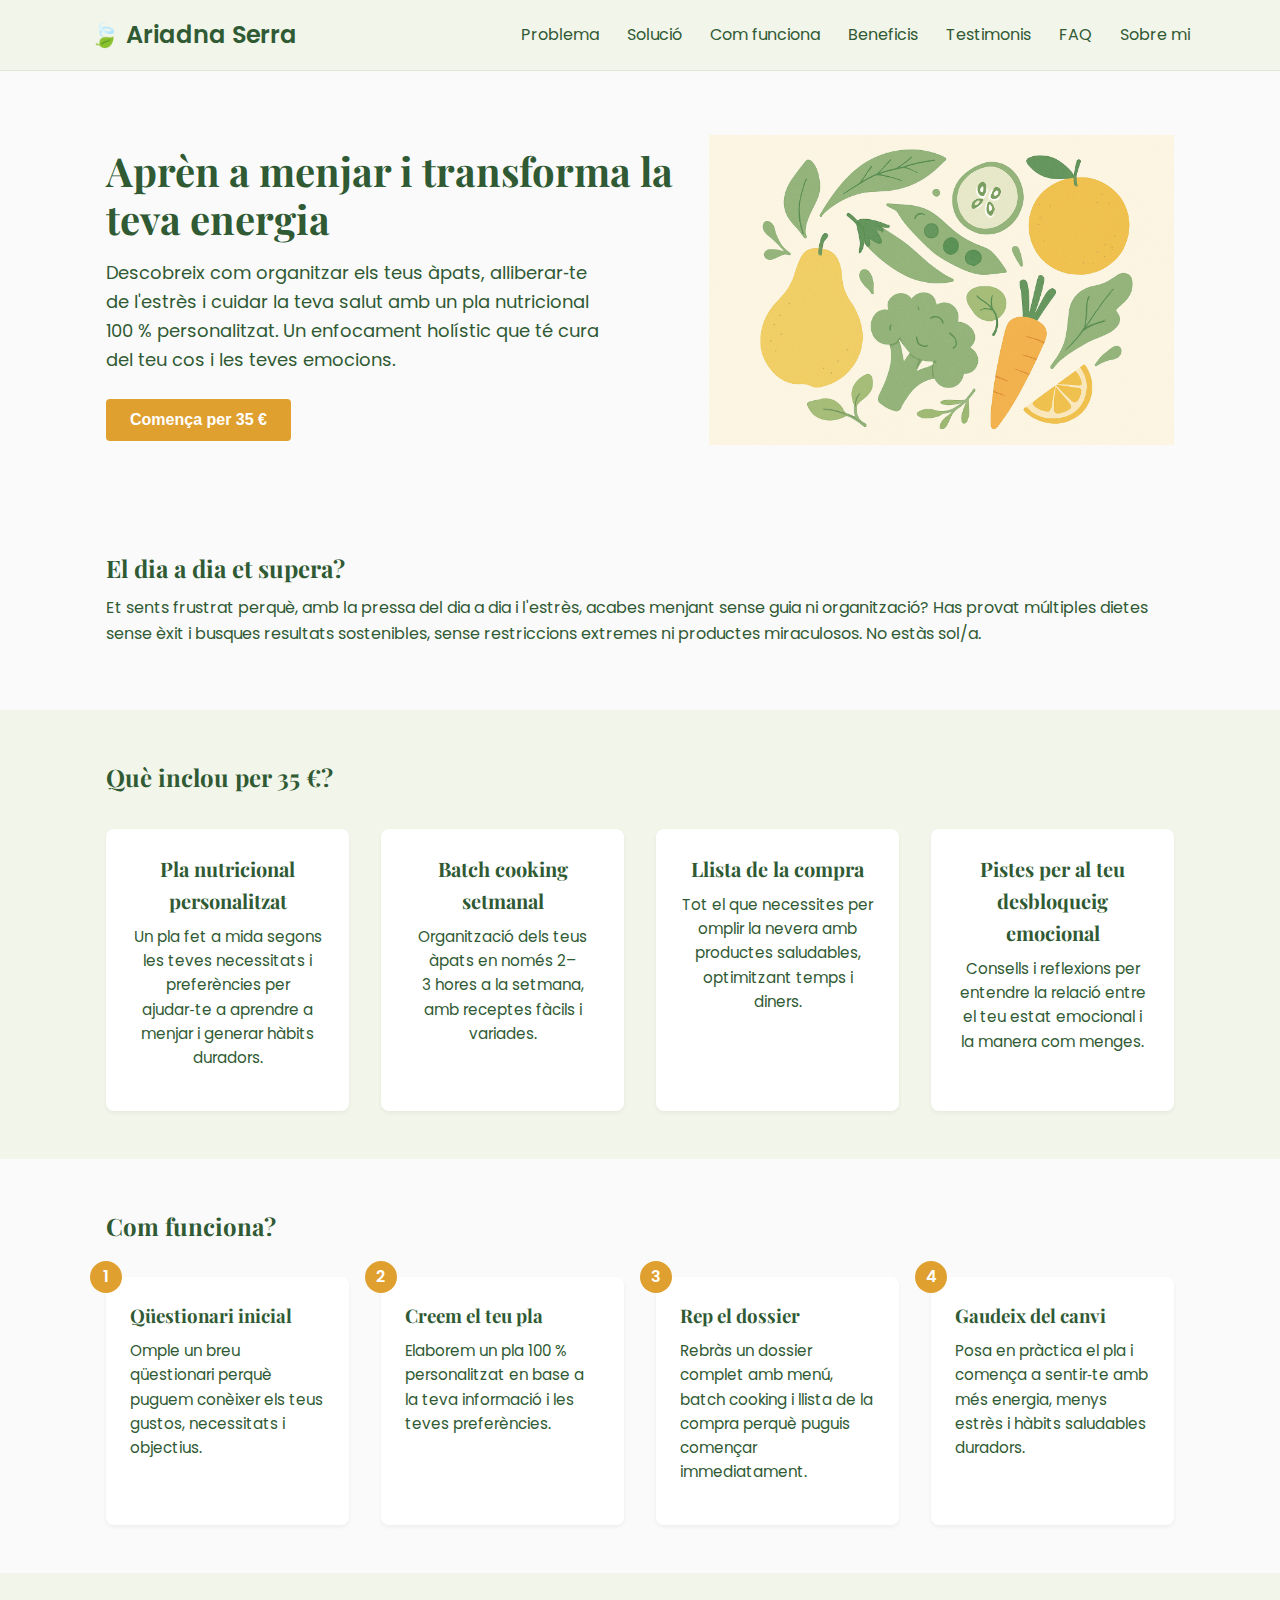
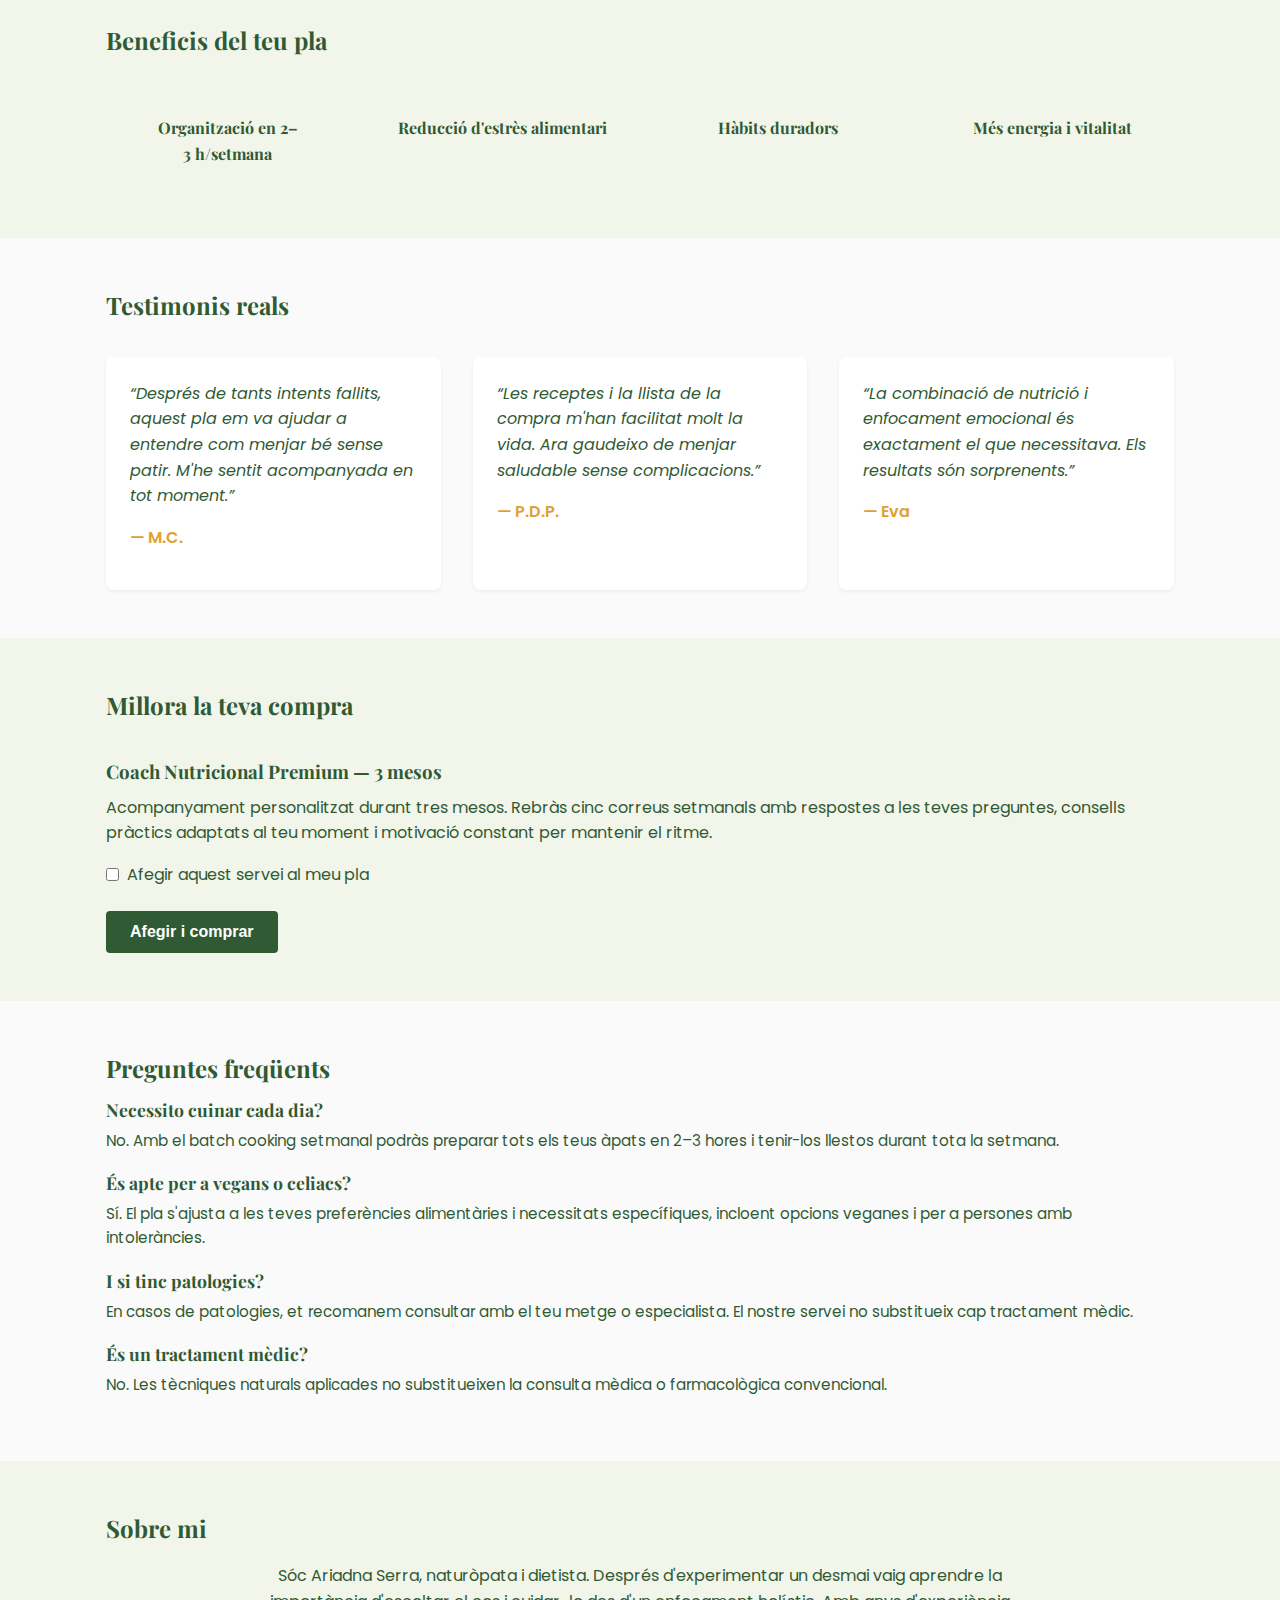
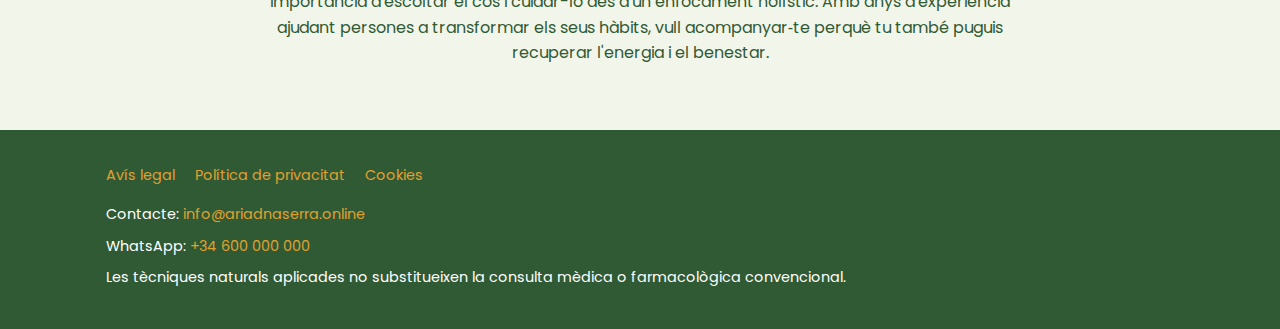
<file: index.html>
<!DOCTYPE html>
<html lang="ca">
<head>
  <meta charset="UTF-8" />
  <meta name="viewport" content="width=device-width, initial-scale=1.0" />
  <title>Aprèn a menjar | Pla nutricional personalitzat per 35&nbsp;€</title>
  <meta name="description" content="Descobreix com organitzar els teus àpats, cuidar la teva salut i desbloquejar emocions amb el pla 100&nbsp;% personalitzat d'Ariadna&nbsp;Serra per només 35&nbsp;€. Aprèn a menjar d'una manera sostenible i crea nous hàbits saludables." />
  <!-- Google Fonts -->
  <link href="https://fonts.googleapis.com/css2?family=Poppins:wght@300;400;600&family=Playfair+Display:wght@400;700&display=swap" rel="stylesheet">
  <!-- Font Awesome for icons -->
  <link rel="stylesheet" href="https://cdnjs.cloudflare.com/ajax/libs/font-awesome/6.4.0/css/all.min.css" integrity="sha512-gHK30eiJzszqQVf9HZsyA61TYycHdvbxE1zHOtMfM8+fINM3qIktjrbp/YRHDGFVXeyN7I9JZcKQtxiHYzjERw==" crossorigin="anonymous" referrerpolicy="no-referrer" />
  <link rel="stylesheet" href="style.css" />
</head>
<body>
  <!-- Navigation -->
  <header class="navbar">
    <div class="container">
      <a href="#" class="logo">
        <span class="logo-symbol">🍃</span>
        <span class="logo-text">Ariadna&nbsp;Serra</span>
      </a>
      <nav class="nav-links">
        <a href="#problema">Problema</a>
        <a href="#solucio">Solució</a>
        <a href="#com-funciona">Com funciona</a>
        <a href="#beneficis">Beneficis</a>
        <a href="#testimonis">Testimonis</a>
        <a href="#faqs">FAQ</a>
        <a href="#sobre-mi">Sobre mi</a>
      </nav>
    </div>
  </header>

  <!-- Hero Section -->
  <section class="hero">
    <div class="container hero-content">
      <div class="hero-text">
        <h1>Aprèn a menjar i transforma la teva energia</h1>
        <p>Descobreix com organitzar els teus àpats, alliberar‑te de l'estrès i cuidar la teva salut amb un pla nutricional 100&nbsp;% personalitzat. Un enfocament holístic que té cura del teu cos i les teves emocions.</p>
        <button id="checkout-button" class="btn btn-primary">Comença per 35&nbsp;€</button>
      </div>
      <div class="hero-image">
        <img src="./images/hero-illustration.png" alt="Fruita i verdures en colors pastel" />
      </div>
    </div>
  </section>

  <!-- Problema Section -->
  <section id="problema" class="section light">
    <div class="container">
      <h2>El dia a dia et supera?</h2>
      <p class="intro">Et sents frustrat perquè, amb la pressa del dia a dia i l'estrès, acabes menjant sense guia ni organització? Has provat múltiples dietes sense èxit i busques resultats sostenibles, sense restriccions extremes ni productes miraculosos. No estàs sol/a.</p>
    </div>
  </section>

  <!-- Solució Section -->
  <section id="solucio" class="section dark">
    <div class="container">
      <h2>Què inclou per 35&nbsp;€?</h2>
      <div class="features">
        <div class="feature-item">
          <i class="fa-solid fa-seedling"></i>
          <h3>Pla nutricional personalitzat</h3>
          <p>Un pla fet a mida segons les teves necessitats i preferències per ajudar‑te a aprendre a menjar i generar hàbits duradors.</p>
        </div>
        <div class="feature-item">
          <i class="fa-solid fa-utensils"></i>
          <h3>Batch cooking setmanal</h3>
          <p>Organització dels teus àpats en només 2–3&nbsp;hores a la setmana, amb receptes fàcils i variades.</p>
        </div>
        <div class="feature-item">
          <i class="fa-solid fa-shopping-basket"></i>
          <h3>Llista de la compra</h3>
          <p>Tot el que necessites per omplir la nevera amb productes saludables, optimitzant temps i diners.</p>
        </div>
        <div class="feature-item">
          <i class="fa-solid fa-heart"></i>
          <h3>Pistes per al teu desbloqueig emocional</h3>
          <p>Consells i reflexions per entendre la relació entre el teu estat emocional i la manera com menges.</p>
        </div>
      </div>
    </div>
  </section>

  <!-- Com funciona Section -->
  <section id="com-funciona" class="section light">
    <div class="container">
      <h2>Com funciona?</h2>
      <div class="steps">
        <div class="step">
          <span class="step-number">1</span>
          <h3>Qüestionari inicial</h3>
          <p>Omple un breu qüestionari perquè puguem conèixer els teus gustos, necessitats i objectius.</p>
        </div>
        <div class="step">
          <span class="step-number">2</span>
          <h3>Creem el teu pla</h3>
          <p>Elaborem un pla 100&nbsp;% personalitzat en base a la teva informació i les teves preferències.</p>
        </div>
        <div class="step">
          <span class="step-number">3</span>
          <h3>Rep el dossier</h3>
          <p>Rebràs un dossier complet amb menú, batch cooking i llista de la compra perquè puguis començar immediatament.</p>
        </div>
        <div class="step">
          <span class="step-number">4</span>
          <h3>Gaudeix del canvi</h3>
          <p>Posa en pràctica el pla i comença a sentir‑te amb més energia, menys estrès i hàbits saludables duradors.</p>
        </div>
      </div>
    </div>
  </section>

  <!-- Beneficis Section -->
  <section id="beneficis" class="section dark">
    <div class="container">
      <h2>Beneficis del teu pla</h2>
      <div class="benefits">
        <div class="benefit-item">
          <i class="fa-solid fa-clock"></i>
          <h3>Organització en 2–3&nbsp;h/setmana</h3>
        </div>
        <div class="benefit-item">
          <i class="fa-solid fa-smile"></i>
          <h3>Reducció d'estrès alimentari</h3>
        </div>
        <div class="benefit-item">
          <i class="fa-solid fa-seedling"></i>
          <h3>Hàbits duradors</h3>
        </div>
        <div class="benefit-item">
          <i class="fa-solid fa-bolt"></i>
          <h3>Més energia i vitalitat</h3>
        </div>
      </div>
    </div>
  </section>

  <!-- Testimonis Section -->
  <section id="testimonis" class="section light">
    <div class="container">
      <h2>Testimonis reals</h2>
      <div class="testimonials">
        <div class="testimonial">
          <p class="quote">“Després de tants intents fallits, aquest pla em va ajudar a entendre com menjar bé sense patir. M'he sentit acompanyada en tot moment.”</p>
          <p class="author">— M.C.</p>
        </div>
        <div class="testimonial">
          <p class="quote">“Les receptes i la llista de la compra m'han facilitat molt la vida. Ara gaudeixo de menjar saludable sense complicacions.”</p>
          <p class="author">— P.D.P.</p>
        </div>
        <div class="testimonial">
          <p class="quote">“La combinació de nutrició i enfocament emocional és exactament el que necessitava. Els resultats són sorprenents.”</p>
          <p class="author">— Eva</p>
        </div>
      </div>
    </div>
  </section>

  <!-- Upsell Section -->
  <section id="upsell" class="section dark">
    <div class="container">
      <h2>Millora la teva compra</h2>
      <div class="upsell-content">
        <div class="upsell-text">
          <h3>Coach Nutricional Premium — 3 mesos</h3>
          <p>Acompanyament personalitzat durant tres mesos. Rebràs cinc correus setmanals amb respostes a les teves preguntes, consells pràctics adaptats al teu moment i motivació constant per mantenir el ritme.</p>
          <label class="checkbox">
            <input type="checkbox" id="add-coach" /> Afegir aquest servei al meu pla
          </label>
        </div>
        <div class="upsell-action">
          <button id="checkout-button-coach" class="btn btn-secondary">Afegir i comprar</button>
        </div>
      </div>
    </div>
  </section>

  <!-- FAQ Section -->
  <section id="faqs" class="section light">
    <div class="container">
      <h2>Preguntes freqüents</h2>
      <div class="faq-item">
        <h3>Necessito cuinar cada dia?</h3>
        <p>No. Amb el batch cooking setmanal podràs preparar tots els teus àpats en 2–3 hores i tenir-los llestos durant tota la setmana.</p>
      </div>
      <div class="faq-item">
        <h3>És apte per a vegans o celiacs?</h3>
        <p>Sí. El pla s'ajusta a les teves preferències alimentàries i necessitats específiques, incloent opcions veganes i per a persones amb intoleràncies.</p>
      </div>
      <div class="faq-item">
        <h3>I si tinc patologies?</h3>
        <p>En casos de patologies, et recomanem consultar amb el teu metge o especialista. El nostre servei no substitueix cap tractament mèdic.</p>
      </div>
      <div class="faq-item">
        <h3>És un tractament mèdic?</h3>
        <p>No. Les tècniques naturals aplicades no substitueixen la consulta mèdica o farmacològica convencional.</p>
      </div>
    </div>
  </section>

  <!-- Sobre mi Section -->
  <section id="sobre-mi" class="section dark about">
    <div class="container">
      <h2>Sobre mi</h2>
      <p>Sóc Ariadna&nbsp;Serra, naturòpata i dietista. Després d'experimentar un desmai vaig aprendre la importància d'escoltar el cos i cuidar-lo des d'un enfocament holístic. Amb anys d'experiència ajudant persones a transformar els seus hàbits, vull acompanyar‑te perquè tu també puguis recuperar l'energia i el benestar.</p>
    </div>
  </section>

  <!-- Footer -->
  <footer class="footer">
    <div class="container">
      <div class="footer-links">
        <a href="#">Avís legal</a>
        <a href="#">Política de privacitat</a>
        <a href="#">Cookies</a>
      </div>
      <div class="contact-info">
        <p>Contacte: <a href="mailto:info@ariadnaserra.online">info@ariadnaserra.online</a></p>
        <p>WhatsApp: <a href="https://wa.me/34600000000" target="_blank">+34&nbsp;600&nbsp;000&nbsp;000</a></p>
      </div>
      <div class="disclaimer">
        <p>Les tècniques naturals aplicades no substitueixen la consulta mèdica o farmacològica convencional.</p>
      </div>
    </div>
  </footer>

  <!-- Stripe JS -->
  <script src="https://js.stripe.com/v3/"></script>
  <script src="script.js"></script>
</body>
</html>
</file>
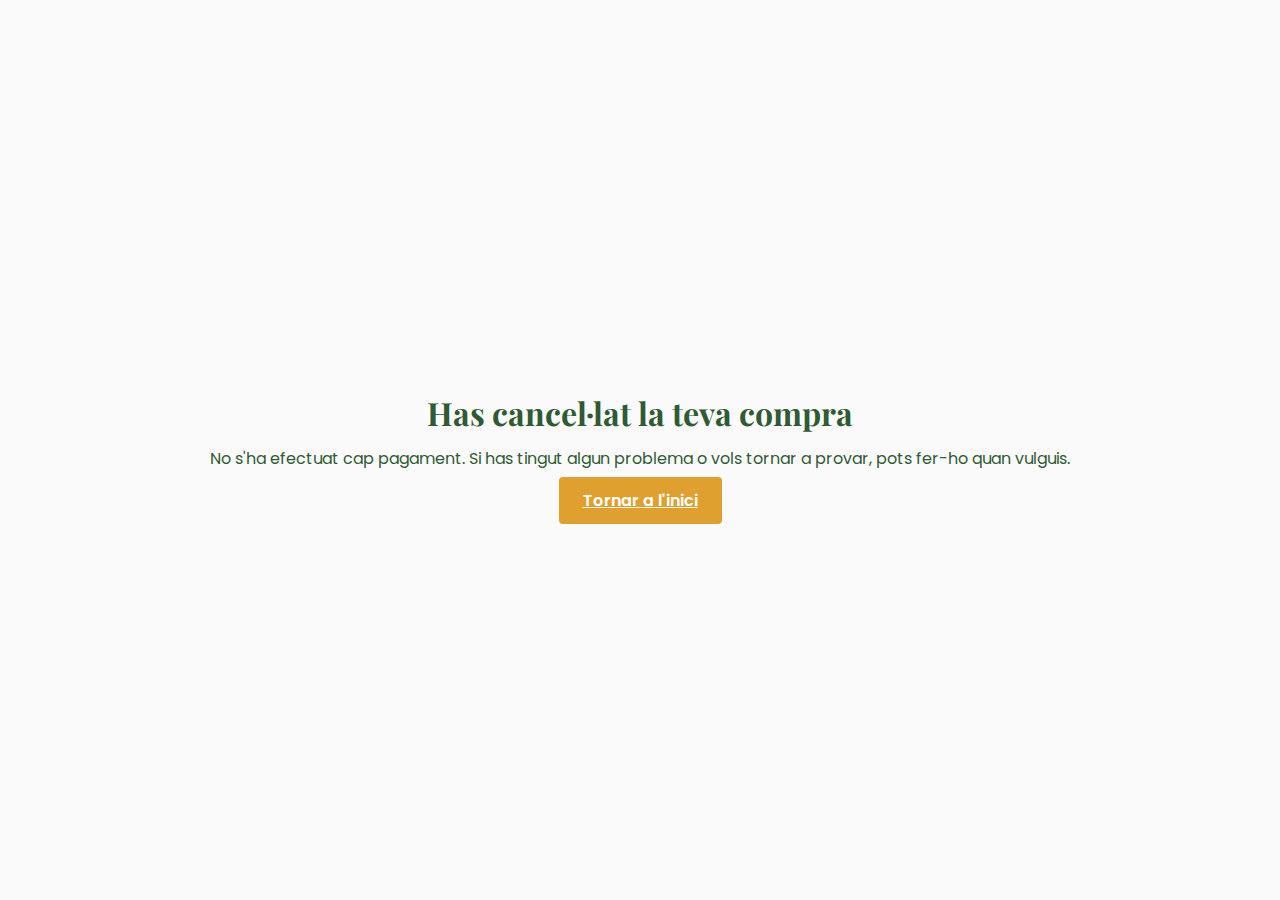
<file: cancel.html>
<!DOCTYPE html>
<html lang="ca">
<head>
  <meta charset="UTF-8" />
  <meta name="viewport" content="width=device-width, initial-scale=1.0" />
  <title>Compra cancel·lada | Ariadna Serra</title>
  <link href="https://fonts.googleapis.com/css2?family=Poppins:wght@300;400;600&family=Playfair+Display:wght@400;700&display=swap" rel="stylesheet">
  <link rel="stylesheet" href="style.css" />
</head>
<body>
  <section class="section light" style="min-height: 100vh; display: flex; align-items: center;">
    <div class="container" style="text-align: center;">
      <h1>Has cancel·lat la teva compra</h1>
      <p>No s'ha efectuat cap pagament. Si has tingut algun problema o vols tornar a provar, pots fer-ho quan vulguis.</p>
      <a href="index.html" class="btn btn-primary">Tornar a l'inici</a>
    </div>
  </section>
</body>
</html>
</file>
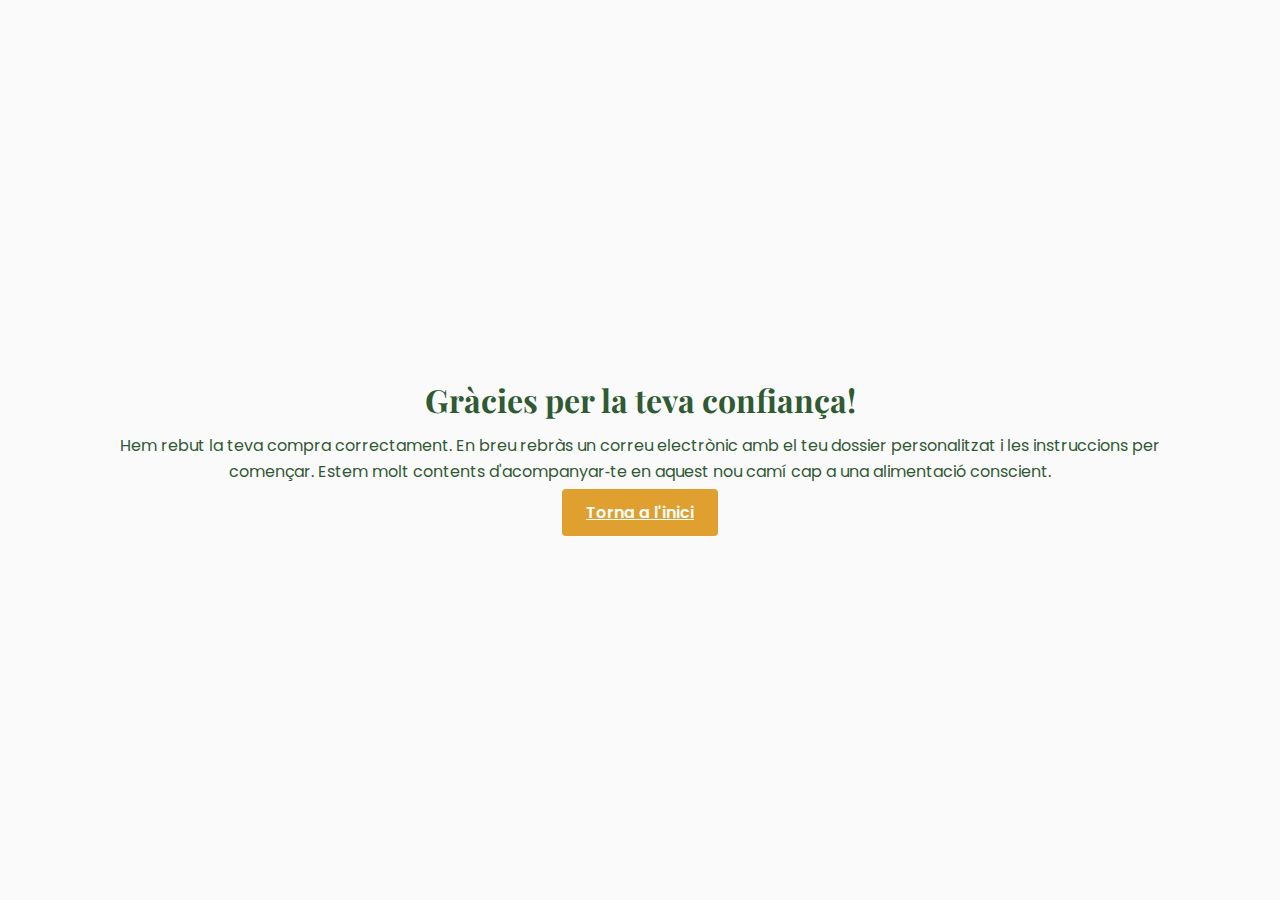
<file: success.html>
<!DOCTYPE html>
<html lang="ca">
<head>
  <meta charset="UTF-8" />
  <meta name="viewport" content="width=device-width, initial-scale=1.0" />
  <title>Compra realitzada | Ariadna Serra</title>
  <link href="https://fonts.googleapis.com/css2?family=Poppins:wght@300;400;600&family=Playfair+Display:wght@400;700&display=swap" rel="stylesheet">
  <link rel="stylesheet" href="style.css" />
</head>
<body>
  <section class="section light" style="min-height: 100vh; display: flex; align-items: center;">
    <div class="container" style="text-align: center;">
      <h1>Gràcies per la teva confiança!</h1>
      <p>Hem rebut la teva compra correctament. En breu rebràs un correu electrònic amb el teu dossier personalitzat i les instruccions per començar. Estem molt contents d'acompanyar‑te en aquest nou camí cap a una alimentació conscient.</p>
      <a href="index.html" class="btn btn-primary">Torna a l'inici</a>
    </div>
  </section>
</body>
</html>
</file>
<file: style.css>
/*
  Estil principal per a la landing d'Ariadna Serra.
  Colors i tipografies inspirats en el branding original.
*/

:root {
  --color-bg: #f2f5e9;
  --color-dark: #305a34;
  --color-accent: #e0a030;
  --color-light: #ffffff;
  --color-muted: #fafafa;
  --max-width: 1100px;
}

* {
  box-sizing: border-box;
  margin: 0;
  padding: 0;
}

body {
  font-family: 'Poppins', sans-serif;
  background-color: var(--color-bg);
  color: var(--color-dark);
  line-height: 1.6;
}

h1, h2, h3 {
  font-family: 'Playfair Display', serif;
  color: var(--color-dark);
  margin-bottom: 0.5rem;
}

p {
  margin-bottom: 1rem;
  font-size: 1rem;
  color: var(--color-dark);
}

.container {
  max-width: var(--max-width);
  margin: 0 auto;
  padding: 0 1rem;
}

/* Navigation */
.navbar {
  position: sticky;
  top: 0;
  z-index: 1000;
  background-color: var(--color-bg);
  border-bottom: 1px solid #dde7d3;
}

.navbar .container {
  display: flex;
  align-items: center;
  justify-content: space-between;
  padding: 1rem 0;
}

.logo {
  font-size: 1.5rem;
  font-weight: 600;
  display: flex;
  align-items: center;
  text-decoration: none;
  color: var(--color-dark);
}

.logo-symbol {
  font-size: 1.5rem;
  margin-right: 0.4rem;
}

.nav-links a {
  margin-left: 1.5rem;
  font-weight: 400;
  color: var(--color-dark);
  text-decoration: none;
  transition: color 0.3s;
}

.nav-links a:hover {
  color: var(--color-accent);
}

/* Hero Section */
.hero {
  padding: 4rem 0 3rem;
  background-color: var(--color-muted);
}

.hero-content {
  display: flex;
  flex-wrap: wrap;
  align-items: center;
  gap: 2rem;
}

.hero-text {
  flex: 1 1 50%;
}

.hero-text h1 {
  font-size: 2.5rem;
  line-height: 1.2;
  margin-bottom: 1rem;
}

.hero-text p {
  font-size: 1.125rem;
  margin-bottom: 1.5rem;
  max-width: 500px;
}

.hero-image {
  flex: 1 1 40%;
  text-align: center;
}

.hero-image img {
  max-width: 100%;
  height: auto;
}

/* Sections */
.section {
  padding: 3rem 0;
}

.section.light {
  background-color: var(--color-muted);
}

.section.dark {
  background-color: var(--color-bg);
}

/* Feature grid */
.features {
  display: grid;
  grid-template-columns: repeat(auto-fit, minmax(230px, 1fr));
  gap: 2rem;
  margin-top: 2rem;
}

.feature-item {
  background-color: var(--color-light);
  border-radius: 8px;
  padding: 1.5rem;
  text-align: center;
  box-shadow: 0 2px 4px rgba(0,0,0,0.05);
}

.feature-item i {
  font-size: 2rem;
  color: var(--color-accent);
  margin-bottom: 0.5rem;
}

.feature-item h3 {
  font-size: 1.25rem;
  margin-bottom: 0.5rem;
}

.feature-item p {
  font-size: 0.95rem;
}

/* Steps */
.steps {
  display: grid;
  grid-template-columns: repeat(auto-fit, minmax(220px, 1fr));
  gap: 2rem;
  margin-top: 2rem;
}

.step {
  background-color: var(--color-light);
  border-radius: 8px;
  padding: 1.5rem;
  box-shadow: 0 2px 4px rgba(0,0,0,0.05);
  position: relative;
}

.step-number {
  position: absolute;
  top: -1rem;
  left: -1rem;
  background-color: var(--color-accent);
  color: var(--color-light);
  width: 2rem;
  height: 2rem;
  border-radius: 50%;
  display: flex;
  align-items: center;
  justify-content: center;
  font-weight: 600;
}

.step h3 {
  margin-bottom: 0.5rem;
}

.step p {
  font-size: 0.95rem;
}

/* Benefits */
.benefits {
  display: grid;
  grid-template-columns: repeat(auto-fit, minmax(220px, 1fr));
  gap: 2rem;
  margin-top: 2rem;
}

.benefit-item {
  display: flex;
  flex-direction: column;
  align-items: center;
  text-align: center;
  padding: 1rem;
}

.benefit-item i {
  font-size: 2rem;
  color: var(--color-accent);
  margin-bottom: 0.5rem;
}

.benefit-item h3 {
  font-size: 1rem;
}

/* Testimonials */
.testimonials {
  display: grid;
  grid-template-columns: repeat(auto-fit, minmax(280px, 1fr));
  gap: 2rem;
  margin-top: 2rem;
}

.testimonial {
  background-color: var(--color-light);
  padding: 1.5rem;
  border-radius: 8px;
  box-shadow: 0 2px 4px rgba(0,0,0,0.05);
}

.testimonial .quote {
  font-style: italic;
  margin-bottom: 1rem;
}

.testimonial .author {
  font-weight: 600;
  color: var(--color-accent);
}

/* Upsell */
.upsell-content {
  display: flex;
  flex-direction: column;
  gap: 1.5rem;
  margin-top: 2rem;
}

.upsell-text h3 {
  margin-bottom: 0.5rem;
}

.checkbox {
  display: flex;
  align-items: center;
  margin-top: 1rem;
  gap: 0.5rem;
  font-size: 1rem;
}

/* FAQ */
.faq-item + .faq-item {
  margin-top: 1rem;
}

.faq-item h3 {
  font-size: 1.1rem;
  margin-bottom: 0.3rem;
}

.faq-item p {
  font-size: 0.95rem;
}

/* About section */
.about p {
  max-width: 800px;
  margin: 1rem auto;
  text-align: center;
}

/* Buttons */
.btn {
  padding: 0.75rem 1.5rem;
  border: none;
  border-radius: 4px;
  font-size: 1rem;
  font-weight: 600;
  cursor: pointer;
  transition: background-color 0.3s;
}

.btn-primary {
  background-color: var(--color-accent);
  color: var(--color-light);
}

.btn-primary:hover {
  background-color: #c9871f;
}

.btn-secondary {
  background-color: var(--color-dark);
  color: var(--color-light);
}

.btn-secondary:hover {
  background-color: #274c2b;
}

/* Footer */
.footer {
  background-color: var(--color-dark);
  color: var(--color-light);
  padding: 2rem 0;
}

.footer p {
  color: var(--color-light);
}

.footer .contact-info p a {
  color: var(--color-accent);
}

.footer a {
  color: var(--color-accent);
  text-decoration: none;
  margin-right: 1rem;
  font-size: 0.9rem;
}

.footer-links {
  margin-bottom: 1rem;
}

.contact-info p,
.disclaimer p {
  font-size: 0.9rem;
  margin-bottom: 0.5rem;
}

@media (max-width: 768px) {
  .hero-content {
    flex-direction: column;
  }
  .nav-links a {
    margin-left: 1rem;
    font-size: 0.9rem;
  }
  .hero-text h1 {
    font-size: 2rem;
  }
  .hero-text p {
    font-size: 1rem;
  }
}
</file>
